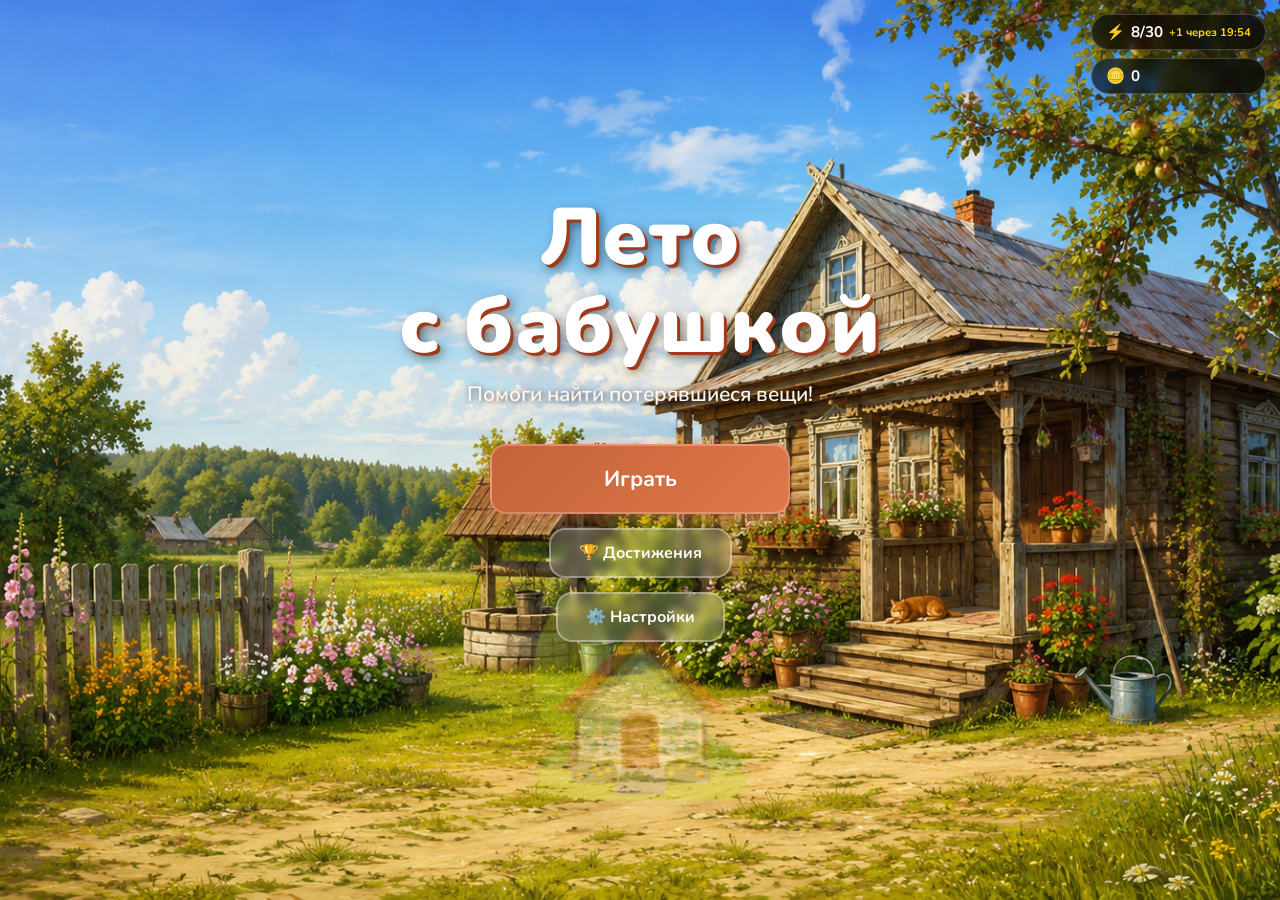
<file: LetoBabushka/index.html>
<!DOCTYPE html>
<html lang="ru">
<head>
    <meta charset="UTF-8">
    <meta name="viewport" content="width=device-width, initial-scale=1.0, user-scalable=no">
    <title>Лето с бабушкой</title>
    <link rel="preconnect" href="https://fonts.googleapis.com">
    <link href="https://fonts.googleapis.com/css2?family=Nunito:wght@400;600;700;800;900&display=swap" rel="stylesheet">
    <link rel="stylesheet" href="style.css">
</head>
<body>

<!-- ===== ЭКРАН 1: Главный ===== -->
<div id="screen-main" class="screen active">
    <div class="main-bg"></div>
    <div class="hud-top-right">
        <div class="hud-item">
            <span>⚡</span>
            <span id="energy-value">30/30</span>
            <span id="energy-timer" class="hidden"></span>
        </div>
        <div class="hud-item">
            <span>🪙</span>
            <span id="coins-value">0</span>
        </div>
    </div>
    <div class="main-content">
        <div class="main-title-wrap">
            <h1 class="main-title">Лето<br>с бабушкой</h1>
            <p class="main-subtitle">Помоги найти потерявшиеся вещи!</p>
        </div>
        <div class="main-buttons">
            <button id="btn-play" class="btn btn-primary btn-large" onclick="Game.showMap()">Играть</button>
            <button class="btn btn-secondary" onclick="Game.showAchievements()">🏆 Достижения</button>
            <button class="btn btn-secondary" onclick="Game.showSettings()">⚙️ Настройки</button>
        </div>
    </div>
</div>

<!-- ===== ЭКРАН 2: Карта уровней ===== -->
<div id="screen-map" class="screen">
    <div class="kitchen-bg"></div>
    <div class="screen-header">
        <button class="btn btn-back" onclick="Game.showMain()">← Назад</button>
        <h2 class="screen-title">🥧 Кухня бабушки Гали</h2>
        <div style="width:80px"></div>
    </div>
    <div id="level-grid" class="level-grid"></div>
</div>

<!-- ===== ЭКРАН 3: Игра ===== -->
<div id="screen-game" class="screen">
    <div class="game-top-panel">
        <div id="lives-display" class="lives-display">❤️❤️❤️</div>
        <div id="timer-display" class="timer-display">⏱ <span id="timer-value">7:00</span></div>
        <div class="found-display">Найдено: <span id="found-value">0</span>/<span id="total-value">5</span></div>
    </div>
    <div id="game-area" class="game-area">
        <div class="kitchen-bg"></div>
        <div id="game-items-layer" class="game-items-layer"></div>
        <div id="click-effects" class="click-effects"></div>
    </div>
    <div class="game-bottom-panel">
        <div id="items-list" class="items-list"></div>
        <button id="hint-btn" class="hint-btn" onclick="Game.useHint()">💡<span id="hints-left">3</span></button>
    </div>
</div>

<!-- ===== ЭКРАН 4: Результат ===== -->
<div id="screen-result" class="screen">
    <div class="result-overlay"></div>
    <div class="result-container">
        <div id="result-icon" class="result-icon"></div>
        <div id="result-title" class="result-title"></div>
        <div id="result-stars" class="result-stars"></div>
        <div id="result-coins" class="result-coins"></div>
        <div id="result-reason" class="result-reason"></div>
        <div class="result-buttons">
            <button id="btn-next" class="btn btn-primary" onclick="Game.nextLevel()">Далее ▶</button>
            <button class="btn btn-secondary" onclick="Game.retryLevel()">🔄 Переиграть</button>
        </div>
    </div>
</div>

<!-- ===== ЭКРАН 5: Сюжетная вставка ===== -->
<div id="screen-story" class="screen">
    <div class="story-bg"></div>
    <div class="story-wrap">
        <div class="story-container">
            <div class="story-portrait">
                <div id="story-avatar" class="story-avatar">👵</div>
                <div id="story-char-name" class="story-char-name">Бабушка Галя</div>
            </div>
            <div class="story-text-wrap">
                <p id="story-text" class="story-text"></p>
            </div>
        </div>
        <button class="btn btn-primary story-next-btn" onclick="Game.nextStoryLine()">Далее ▶</button>
    </div>
</div>

<!-- ===== ЭКРАН 6: Достижения ===== -->
<div id="screen-achievements" class="screen">
    <div class="screen-bg-dark"></div>
    <div class="screen-header">
        <button class="btn btn-back" onclick="Game.showMain()">← Назад</button>
        <h2 class="screen-title">🏆 Достижения</h2>
        <div style="width:80px"></div>
    </div>
    <div id="achievements-list" class="achievements-list"></div>
</div>

<!-- ===== ЭКРАН 7: Настройки ===== -->
<div id="screen-settings" class="screen">
    <div class="screen-bg-dark"></div>
    <div class="screen-header">
        <button class="btn btn-back" onclick="Game.showMain()">← Назад</button>
        <h2 class="screen-title">⚙️ Настройки</h2>
        <div style="width:80px"></div>
    </div>
    <div class="settings-list">
        <div class="setting-item">
            <span class="setting-label">🔊 Звук</span>
            <button id="sound-toggle" class="toggle-btn" onclick="Game.toggleSound()">ВКЛ</button>
        </div>
        <div class="setting-item">
            <span class="setting-label">🎵 Музыка</span>
            <button id="music-toggle" class="toggle-btn" onclick="Game.toggleMusic()">ВКЛ</button>
        </div>
        <div class="setting-item">
            <span class="setting-label">🗑️ Сбросить прогресс</span>
            <button class="btn btn-secondary" onclick="Game.resetSave()" style="padding:8px 16px;font-size:0.9rem">Сброс</button>
        </div>
    </div>
</div>

<script src="game.js"></script>
</body>
</html>
</file>
<file: LetoBabushka/style.css>
/* ===== style.css — Лето с бабушкой ===== */

/* === Переменные и сброс === */
*, *::before, *::after { box-sizing: border-box; margin: 0; padding: 0; }

:root {
    --ochre:   #C8A97E;
    --terra:   #C4623A;
    --cream:   #FFF8F0;
    --green:   #7BAE7F;
    --dark:    rgba(0,0,0,0.62);
    --gold:    #FFD700;
    --radius:  16px;
    --ease:    0.3s ease;
}

html, body {
    width: 100%; height: 100%;
    overflow: hidden;
    font-family: 'Nunito', sans-serif;
    background: #1a0e08;
    touch-action: manipulation;
}

/* === Экраны === */
.screen {
    position: absolute; inset: 0;
    display: none;
    flex-direction: column;
    align-items: center;
    overflow: hidden;
}
.screen.active { display: flex; animation: fadeIn .3s ease; }

@keyframes fadeIn {
    from { opacity: 0; transform: scale(.98); }
    to   { opacity: 1; transform: scale(1); }
}

/* === Фоны === */
.main-bg {
    position: absolute; inset: 0; z-index: 0;
    background:
        url('assets/main_bg.jpg.png') center/cover no-repeat,
        linear-gradient(170deg, #87CEEB 0%, #aaddf5 30%, #c8e8a0 55%, #7BAE7F 80%, #4a8c4a 100%);
}
/* Декоративный домик — показывается только если нет картинки */
.main-bg::after {
    content: '🏡';
    position: absolute; bottom: 8%; left: 50%;
    transform: translateX(-50%);
    font-size: clamp(6rem, 18vw, 12rem);
    filter: drop-shadow(0 8px 20px rgba(0,0,0,.25));
    opacity: .3;
    pointer-events: none;
}

.kitchen-bg {
    position: absolute; inset: 0; z-index: 0;
    background:
        url('assets/kitchen_bg.jpg.png') center/cover no-repeat,
        linear-gradient(180deg, #e8d4b0 0%, #d4b080 18%, #c09060 19%, #b08050 55%, #8b6035 56%, #6b4820 100%);
}
/* Кухонные CSS-декорации — видны поверх картинки только при нехватке деталей */
.kitchen-bg::before { content: none; }
.kitchen-bg::after  { content: none; }

/* === HUD (главный экран) === */
.hud-top-right {
    position: absolute; top: 14px; right: 14px; z-index: 20;
    display: flex; flex-direction: column; gap: 8px;
}
.hud-item {
    background: var(--dark); backdrop-filter: blur(6px);
    color: #fff; padding: 7px 14px; border-radius: 20px;
    font-size: .95rem; font-weight: 700;
    display: flex; align-items: center; gap: 6px;
    border: 1px solid rgba(255,255,255,.2);
}
.hidden { display: none !important; }

#energy-timer { font-size: .7rem; color: var(--gold); }

/* === Главный экран === */
.main-content {
    position: relative; z-index: 10;
    display: flex; flex-direction: column; align-items: center;
    justify-content: center; height: 100%; gap: 0;
    padding-bottom: 5%;
}
.main-title-wrap { text-align: center; margin-bottom: 36px; }
.main-title {
    font-size: clamp(2.4rem, 8vw, 5rem);
    font-weight: 900; color: #fff; line-height: 1.1;
    text-shadow: 3px 3px 0 #a03a18, 5px 5px 12px rgba(0,0,0,.5);
    letter-spacing: 1px;
}
.main-subtitle {
    font-size: clamp(.95rem, 2.5vw, 1.3rem);
    color: var(--cream); font-weight: 600; margin-top: 10px;
    text-shadow: 1px 1px 6px rgba(0,0,0,.6);
}
.main-buttons {
    display: flex; flex-direction: column; gap: 14px;
    align-items: center; width: 100%; max-width: 300px;
}

/* === Кнопки === */
.btn {
    border: none; cursor: pointer;
    font-family: 'Nunito', sans-serif; font-weight: 700;
    border-radius: var(--radius);
    transition: transform var(--ease), box-shadow var(--ease), filter var(--ease);
    display: flex; align-items: center; justify-content: center; gap: 8px;
    user-select: none; -webkit-tap-highlight-color: transparent;
}
.btn:active { transform: scale(.94) !important; filter: brightness(.9); }

.btn-primary {
    background: linear-gradient(135deg, #C4623A, #e07848);
    color: #fff; padding: 14px 32px; font-size: 1.15rem;
    box-shadow: 0 5px 18px rgba(196,98,58,.55);
    border: 2px solid rgba(255,255,255,.25);
}
.btn-primary:hover:not(:disabled) {
    transform: translateY(-2px);
    box-shadow: 0 8px 24px rgba(196,98,58,.65);
}
.btn-primary:disabled {
    background: #777; box-shadow: none; cursor: not-allowed;
}

.btn-secondary {
    background: rgba(255,255,255,.18); color: #fff;
    padding: 12px 28px; font-size: 1rem;
    border: 2px solid rgba(255,255,255,.35);
    backdrop-filter: blur(4px);
}
.btn-secondary:hover { background: rgba(255,255,255,.3); transform: translateY(-2px); }

.btn-large { width: 100%; font-size: 1.35rem; padding: 18px 40px; }

.btn-back {
    background: rgba(0,0,0,.3); color: #fff;
    padding: 9px 16px; font-size: .9rem;
    border: 1px solid rgba(255,255,255,.25);
}
.btn-back:hover { background: rgba(0,0,0,.5); }

/* === Заголовок экрана === */
.screen-header {
    position: relative; z-index: 20; width: 100%;
    display: flex; align-items: center; justify-content: space-between;
    padding: 14px 18px;
    background: var(--dark); backdrop-filter: blur(8px);
    border-bottom: 1px solid rgba(255,255,255,.12);
    flex-shrink: 0;
}
.screen-title {
    font-size: clamp(1rem, 3vw, 1.5rem); font-weight: 800;
    color: var(--cream); text-align: center;
}
.screen-bg-dark { position: absolute; inset: 0; background: linear-gradient(170deg,#2c1810,#3a2415); z-index: 0; }

/* === Карта уровней === */
.level-grid {
    position: relative; z-index: 10;
    display: flex; flex-wrap: wrap; gap: clamp(10px,2.5vw,18px);
    padding: clamp(14px,3vw,28px); justify-content: center;
    overflow-y: auto; max-height: calc(100dvh - 70px);
    align-content: flex-start; width: 100%; max-width: 680px;
}
.level-cell {
    display: flex; flex-direction: column; align-items: center; gap: 7px;
    cursor: pointer;
}
.level-cell:hover .level-circle { transform: scale(1.12); }

.level-circle {
    width: clamp(56px,12vw,76px); height: clamp(56px,12vw,76px);
    border-radius: 50%;
    display: flex; align-items: center; justify-content: center;
    font-size: clamp(1.1rem,3vw,1.6rem); font-weight: 900;
    transition: transform var(--ease), box-shadow var(--ease);
}
.level-circle.completed {
    background: linear-gradient(135deg,#7BAE7F,#5a9e5a); color: #fff;
    box-shadow: 0 4px 14px rgba(91,158,90,.55);
    border: 3px solid rgba(255,255,255,.4);
}
.level-circle.available {
    background: linear-gradient(135deg,#C8A97E,#a07850); color: #fff;
    box-shadow: 0 4px 14px rgba(200,169,126,.5);
    border: 3px solid rgba(255,255,255,.3);
}
.level-circle.locked {
    background: rgba(0,0,0,.35); color: rgba(255,255,255,.4);
    border: 3px solid rgba(255,255,255,.12); cursor: default;
    font-size: clamp(1.4rem,3.5vw,2rem);
}
.level-stars {
    font-size: clamp(.7rem,1.8vw,.9rem); letter-spacing: 1px;
    color: var(--gold); height: 16px;
    text-shadow: 0 0 8px rgba(255,215,0,.5);
}

/* === Игровой экран === */
#screen-game { flex-direction: column; justify-content: flex-start; }

.game-top-panel {
    width: 100%; flex-shrink: 0;
    display: flex; align-items: center; justify-content: space-between;
    padding: 9px 16px;
    background: var(--dark); backdrop-filter: blur(8px);
    border-bottom: 1px solid rgba(255,255,255,.14);
    z-index: 30;
}
.lives-display { font-size: clamp(.95rem,2.5vw,1.2rem); letter-spacing: 3px; min-width: 70px; }
.timer-display { font-size: clamp(1rem,2.8vw,1.3rem); font-weight: 800; color: #fff; }
.timer-display.urgent { color: #ff6b6b; animation: urgentPulse 1s infinite; }
@keyframes urgentPulse { 0%,100%{transform:scale(1)} 50%{transform:scale(1.12)} }
.found-display { font-size: clamp(.85rem,2vw,1rem); color: var(--cream); font-weight: 700; }

.game-area {
    flex: 1; position: relative; width: 100%;
    overflow: hidden; cursor: crosshair;
    min-height: 0;
}

.game-bottom-panel {
    width: 100%; flex-shrink: 0;
    background: var(--dark); backdrop-filter: blur(8px);
    padding: 10px 12px 10px 14px;
    display: flex; align-items: center; gap: 10px;
    border-top: 1px solid rgba(255,255,255,.14); z-index: 30;
}

.items-list {
    display: flex; gap: 8px; overflow-x: auto; flex: 1;
    padding-bottom: 2px;
    scrollbar-width: thin; scrollbar-color: rgba(255,255,255,.2) transparent;
}
.items-list::-webkit-scrollbar { height: 3px; }
.items-list::-webkit-scrollbar-track { background: transparent; }
.items-list::-webkit-scrollbar-thumb { background: rgba(255,255,255,.25); border-radius: 2px; }

.item-card {
    flex-shrink: 0; display: flex; flex-direction: column;
    align-items: center; gap: 4px; padding: 8px 10px;
    background: rgba(255,255,255,.1); border-radius: 12px;
    border: 1.5px solid rgba(255,255,255,.2);
    min-width: clamp(58px,14vw,78px);
    transition: all var(--ease); cursor: default;
}
.item-card:hover {
    background: rgba(255,215,0,.18);
    border-color: rgba(255,215,0,.5);
    box-shadow: 0 0 14px rgba(255,215,0,.3);
}
.item-card.found {
    opacity: .35; background: rgba(255,255,255,.05);
}
.item-card-icon { font-size: clamp(1.3rem,3.5vw,1.8rem); line-height: 1; }
.item-card-name {
    font-size: clamp(.6rem,1.5vw,.72rem); color: #fff; font-weight: 600;
    text-align: center; line-height: 1.2; max-width: 76px;
}
.item-card.found .item-card-name { text-decoration: line-through; color: rgba(255,255,255,.4); }
.item-card.found .item-card-icon { filter: grayscale(1); }

.hint-btn {
    background: linear-gradient(135deg,#f0c030,#d89010);
    border: none; border-radius: 50%; flex-shrink: 0;
    width: clamp(46px,10vw,56px); height: clamp(46px,10vw,56px);
    cursor: pointer; font-family: 'Nunito',sans-serif;
    font-weight: 800; color: #4a2a00; font-size: clamp(.85rem,2vw,1.05rem);
    display: flex; flex-direction: column; align-items: center; justify-content: center;
    box-shadow: 0 4px 12px rgba(240,180,30,.5);
    transition: transform var(--ease), box-shadow var(--ease);
    line-height: 1;
}
.hint-btn:hover:not(:disabled) { transform: scale(1.12); box-shadow: 0 6px 18px rgba(240,180,30,.65); }
.hint-btn:disabled { background: rgba(255,255,255,.15); color: rgba(255,255,255,.3); box-shadow: none; cursor: default; }

/* === Предметы на поле === */
.game-items-layer { position: absolute; inset: 0; z-index: 5; }

.game-item {
    position: absolute; transform: translate(-50%,-50%);
    font-size: clamp(1.6rem,4.5vw,2.8rem);
    cursor: pointer; user-select: none;
    transition: filter var(--ease), transform var(--ease), opacity var(--ease);
    filter: drop-shadow(0 2px 5px rgba(0,0,0,.55));
    z-index: 6; pointer-events: auto;
}
.game-item:hover {
    filter: drop-shadow(0 0 14px rgba(255,215,0,.95)) drop-shadow(0 2px 5px rgba(0,0,0,.4));
    transform: translate(-50%,-50%) scale(1.18);
}
.game-item.found {
    opacity: .2; pointer-events: none;
    transform: translate(-50%,-50%) scale(.7) !important;
    filter: grayscale(1) !important;
}
.game-item.hint-glow {
    animation: hintPulse .55s ease-in-out infinite alternate;
}
@keyframes hintPulse {
    from { filter: drop-shadow(0 0 18px rgba(255,210,0,.8)); transform: translate(-50%,-50%) scale(1.1); }
    to   { filter: drop-shadow(0 0 36px rgba(255,230,0,1)) drop-shadow(0 0 18px rgba(255,255,180,.7)); transform: translate(-50%,-50%) scale(1.25); }
}

.hint-area {
    position: absolute; width: 250px; height: 250px;
    border-radius: 18px; transform: translate(-50%,-50%);
    background: rgba(255,210,0,.12);
    border: 3px solid rgba(255,210,0,.7);
    z-index: 7; pointer-events: none;
    animation: hintAreaPulse .6s ease-in-out infinite alternate;
}
@keyframes hintAreaPulse {
    from { background: rgba(255,210,0,.08); }
    to   { background: rgba(255,210,0,.22); }
}

/* === Эффекты кликов === */
.click-effects { position: absolute; inset: 0; z-index: 25; pointer-events: none; }

.click-miss {
    position: absolute; width: 36px; height: 36px;
    border-radius: 50%; border: 3px solid #ff3030;
    background: rgba(255,50,50,.6);
    transform: translate(-50%,-50%);
    animation: missFade .55s ease-out forwards;
}
@keyframes missFade {
    0%   { transform: translate(-50%,-50%) scale(.4); opacity: 1; }
    100% { transform: translate(-50%,-50%) scale(2); opacity: 0; }
}

.click-found {
    position: absolute; font-size: 1.8rem; font-weight: 900;
    color: #7fd46a; text-shadow: 0 0 10px rgba(120,255,80,.8);
    transform: translate(-50%,-50%);
    animation: foundFloat .9s ease-out forwards;
}
@keyframes foundFloat {
    0%   { transform: translate(-50%,-50%) scale(.5); opacity: 1; }
    60%  { transform: translate(-50%,-120%) scale(1.2); opacity: 1; }
    100% { transform: translate(-50%,-180%) scale(1); opacity: 0; }
}

/* === Экран результата === */
.result-overlay { position: absolute; inset: 0; background: rgba(0,0,0,.78); backdrop-filter: blur(4px); }
.result-container {
    position: relative; z-index: 10;
    background: linear-gradient(145deg,#FFF8F0,#ffe8d0);
    border-radius: 24px; padding: clamp(24px,5vw,44px) clamp(20px,5vw,40px);
    max-width: 400px; width: 90%;
    display: flex; flex-direction: column; align-items: center; gap: 18px;
    box-shadow: 0 24px 64px rgba(0,0,0,.55);
    border: 3px solid var(--ochre);
}
.result-icon { font-size: 3.5rem; }
.result-title { font-size: clamp(1.3rem,4vw,2rem); font-weight: 900; text-align: center; }
.result-title.win  { color: var(--terra); }
.result-title.lose { color: #999; }
.result-stars { display: flex; gap: 8px; font-size: clamp(1.8rem,5vw,2.8rem); min-height: 50px; }
.result-star  { opacity: 0; transform: scale(0); animation: starPop .4s ease-out forwards; }
@keyframes starPop {
    0%   { opacity: 0; transform: scale(0) rotate(-30deg); }
    70%  { transform: scale(1.35) rotate(8deg); opacity: 1; }
    100% { transform: scale(1) rotate(0); opacity: 1; }
}
.result-coins { font-size: 1.3rem; font-weight: 800; color: var(--terra); min-height: 28px; }
.result-reason { font-size: .95rem; color: #999; text-align: center; }
.result-buttons { display: flex; gap: 12px; flex-wrap: wrap; justify-content: center; }

/* === Сюжетные вставки === */
.story-bg {
    position: absolute; inset: 0; z-index: 0;
    background: linear-gradient(145deg,#FFF8F0,#ffe0b0,#ffc870);
}
.story-wrap {
    position: relative; z-index: 10;
    display: flex; flex-direction: column; align-items: center; gap: 24px;
    width: 90%; max-width: 680px; padding: 20px 0;
}
.story-container {
    display: flex; align-items: flex-start; gap: 20px;
    background: rgba(255,255,255,.72); border-radius: 20px;
    padding: clamp(16px,4vw,28px);
    box-shadow: 0 8px 32px rgba(0,0,0,.12);
    border: 2px solid var(--ochre); width: 100%;
}
.story-portrait { display: flex; flex-direction: column; align-items: center; gap: 8px; flex-shrink: 0; }
.story-avatar {
    width: clamp(70px,15vw,100px); height: clamp(70px,15vw,100px);
    border-radius: 50%; font-size: clamp(2rem,5vw,3rem);
    display: flex; align-items: center; justify-content: center;
    border: 3px solid var(--ochre);
    box-shadow: 0 4px 14px rgba(0,0,0,.15);
    background: rgba(200,169,126,.2);
}
.story-char-name { font-weight: 800; font-size: clamp(.8rem,2vw,.95rem); color: var(--terra); text-align: center; }
.story-text-wrap { flex: 1; display: flex; align-items: center; }
.story-text {
    font-size: clamp(.95rem,2.5vw,1.2rem); line-height: 1.65;
    color: #3a1a08; font-weight: 600;
    font-style: italic;
}
.story-next-btn { align-self: flex-end; }

/* === Достижения === */
.achievements-list {
    position: relative; z-index: 10;
    width: 100%; max-width: 560px;
    padding: 16px; overflow-y: auto; flex: 1;
    display: flex; flex-direction: column; gap: 10px;
}
.achievement-card {
    background: rgba(255,255,255,.07); border-radius: 14px;
    padding: 14px 18px; display: flex; align-items: center; gap: 14px;
    border: 1px solid rgba(255,255,255,.1);
    transition: background var(--ease);
}
.achievement-card.unlocked {
    background: rgba(123,174,127,.18);
    border-color: rgba(123,174,127,.45);
}
.achievement-icon { font-size: 1.9rem; width: 44px; text-align: center; flex-shrink: 0; }
.achievement-info { flex: 1; }
.achievement-name { font-size: .95rem; font-weight: 800; color: var(--cream); }
.achievement-desc { font-size: .8rem; color: rgba(255,255,255,.55); margin-top: 3px; }
.achievement-progress { font-size: .78rem; color: var(--gold); margin-top: 4px; font-weight: 700; }

/* === Настройки === */
.settings-list {
    position: relative; z-index: 10;
    width: 100%; max-width: 420px; padding: 24px 20px;
    display: flex; flex-direction: column; gap: 14px;
}
.setting-item {
    background: rgba(255,255,255,.07); border-radius: 14px;
    padding: 16px 20px; display: flex; align-items: center;
    justify-content: space-between; border: 1px solid rgba(255,255,255,.1);
}
.setting-label { font-size: 1.05rem; font-weight: 700; color: var(--cream); }
.toggle-btn {
    background: linear-gradient(135deg,#7BAE7F,#5a9e5a);
    color: #fff; border: none; border-radius: 20px;
    padding: 8px 22px; font-family: 'Nunito',sans-serif;
    font-weight: 700; font-size: .9rem; cursor: pointer;
    transition: background var(--ease); min-width: 72px;
}
.toggle-btn.off { background: rgba(255,255,255,.18); color: rgba(255,255,255,.45); }

/* === Адаптив === */
@media (max-width: 400px) {
    .story-container { flex-direction: column; align-items: center; }
    .level-circle { width: 52px; height: 52px; font-size: 1rem; }
    .item-card { min-width: 52px; padding: 6px 7px; }
}
@media (max-height: 550px) {
    .main-title { font-size: 2rem; }
    .main-buttons { gap: 8px; }
    .story-container { padding: 12px; }
}
@media (orientation: landscape) and (max-height: 500px) {
    .main-bg::after { display: none; }
    .main-title { font-size: 2.2rem; }
}
</file>
